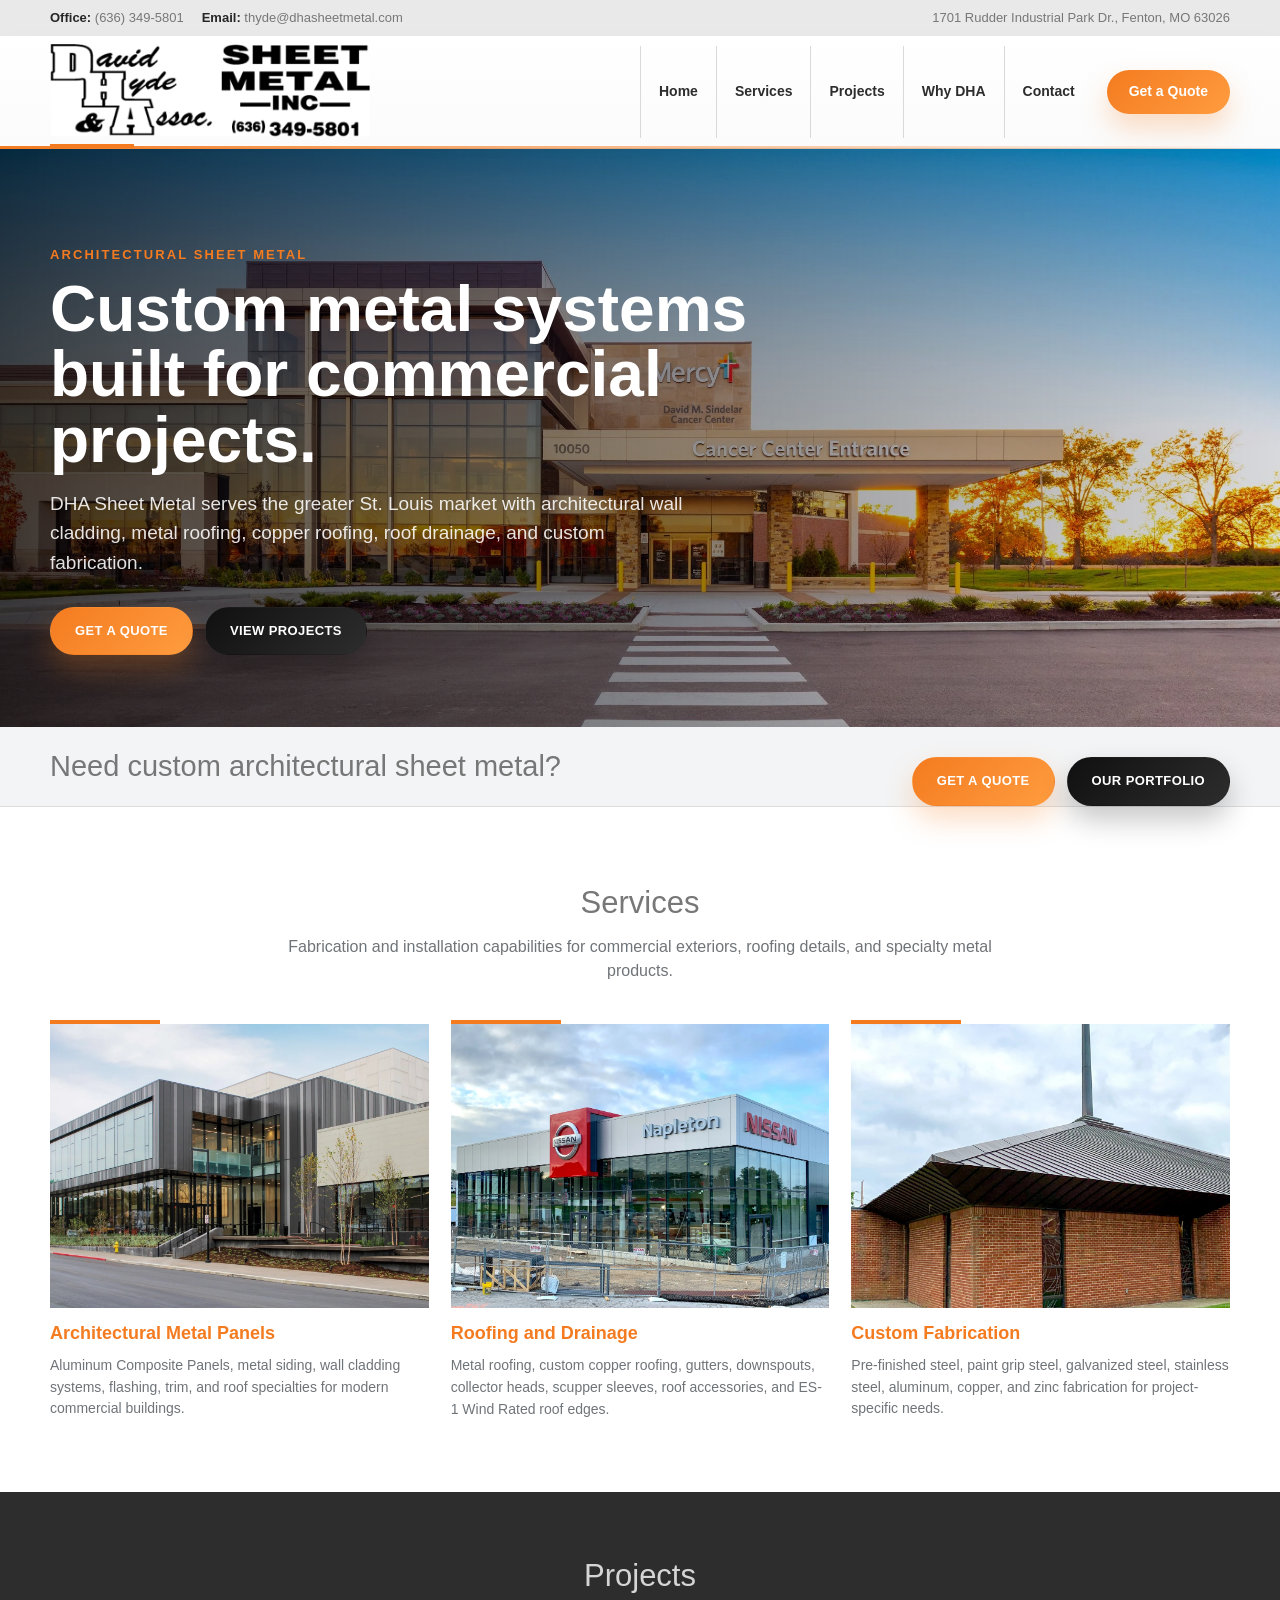
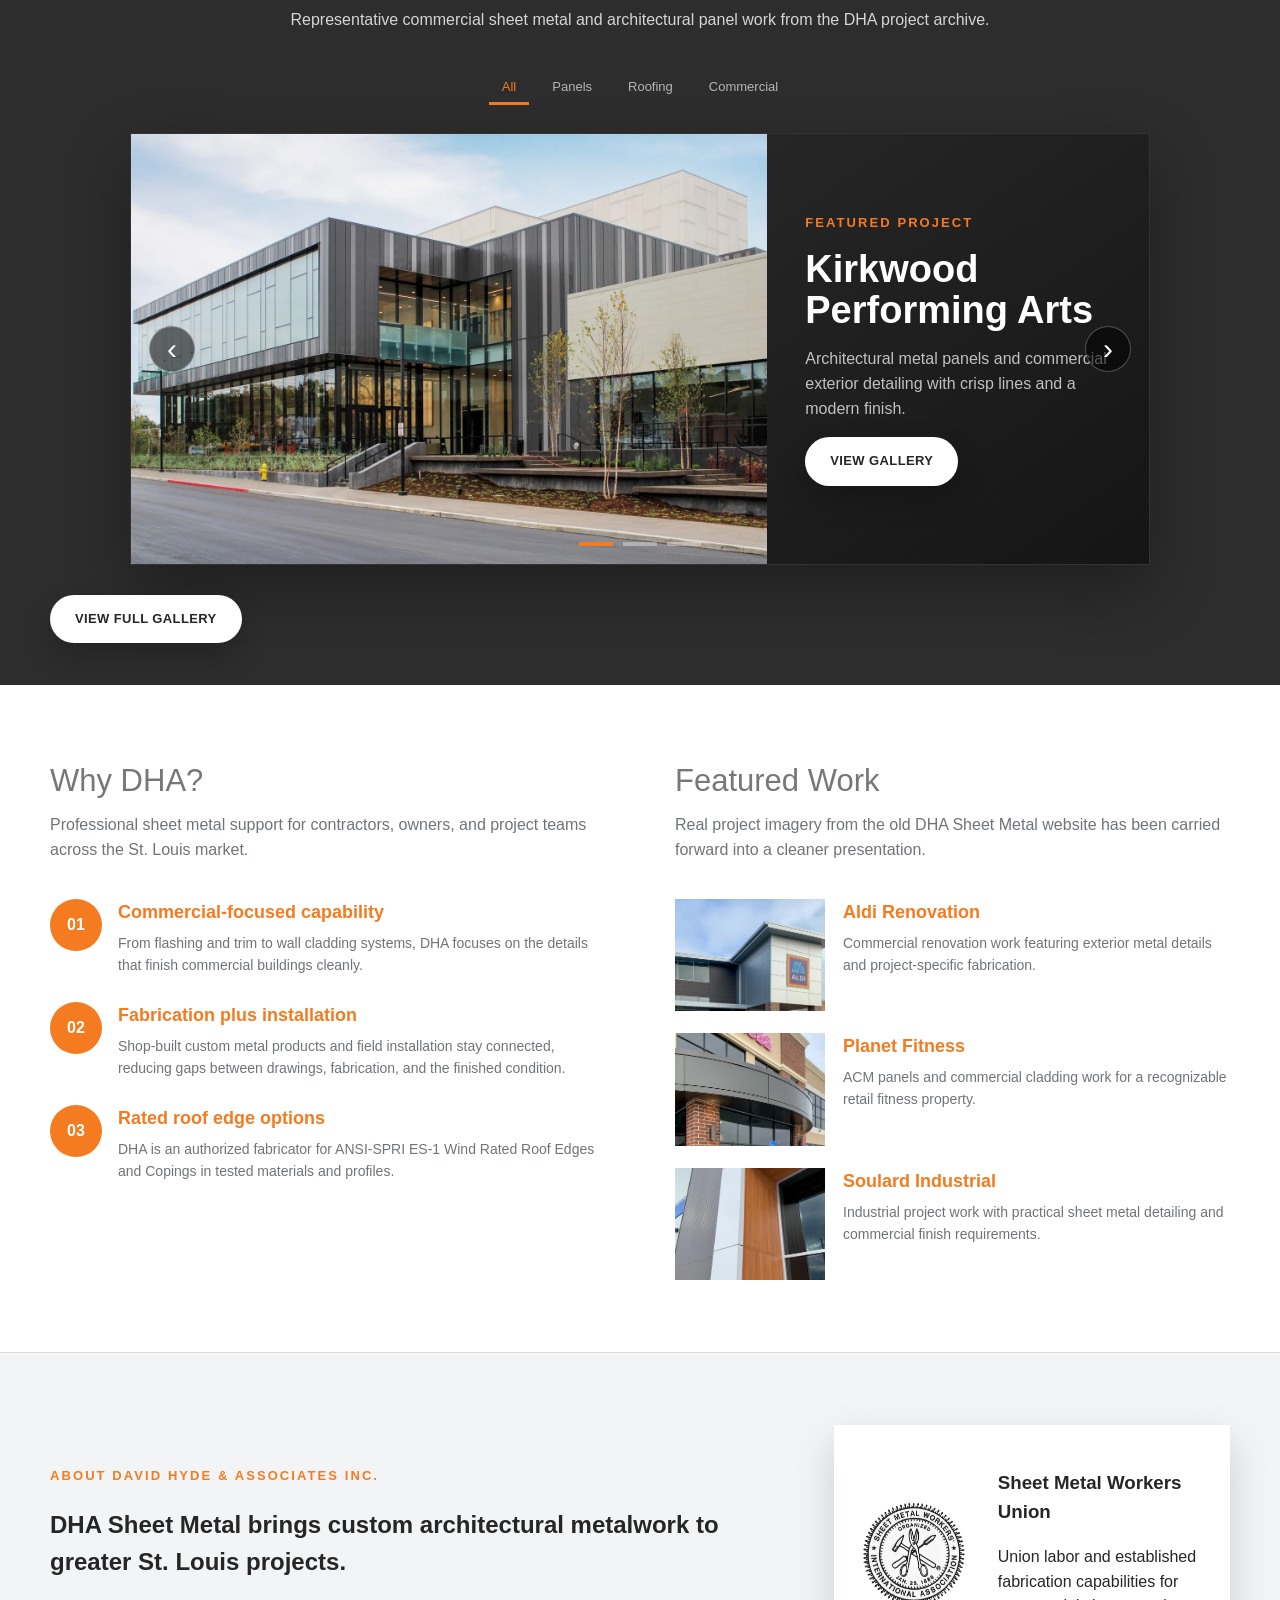
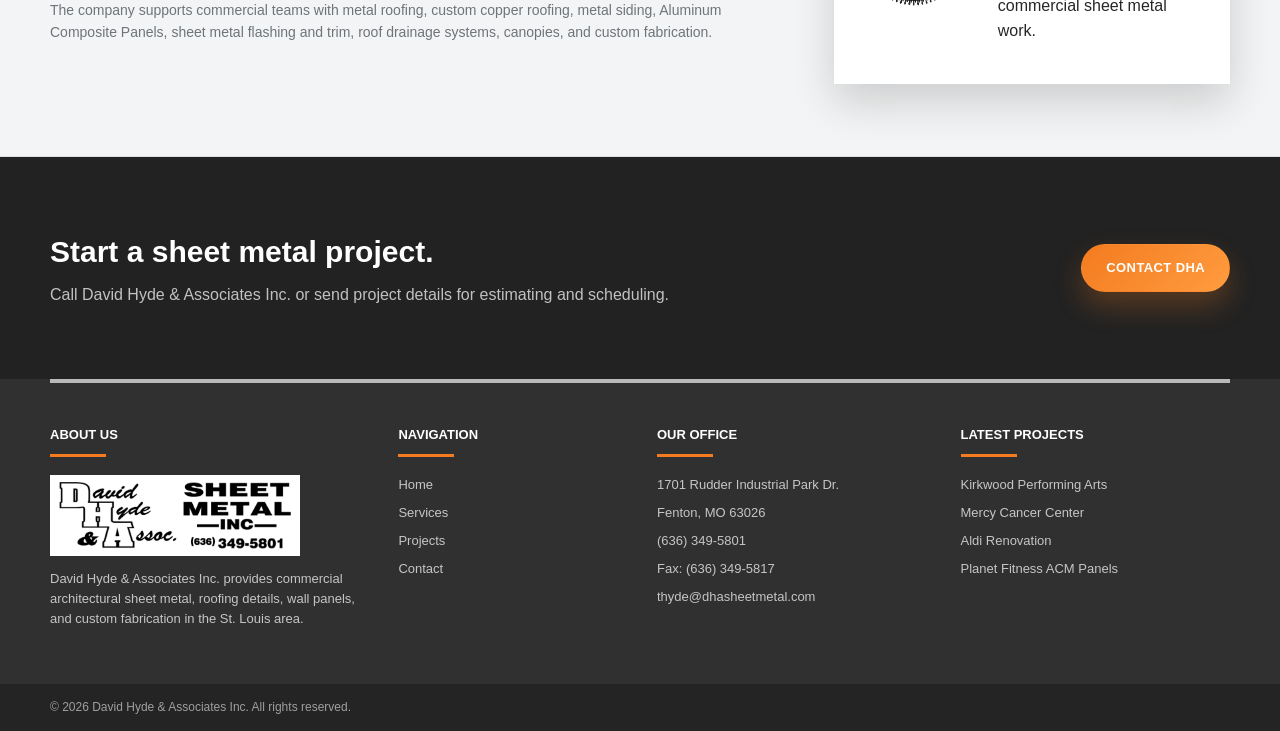
<file: index.html>
<!doctype html>
<html lang="en">
<head>
  <meta charset="utf-8">
  <meta name="viewport" content="width=device-width, initial-scale=1">
  <title>DHA Sheet Metal | Architectural Sheet Metal in St. Louis</title>
  <meta name="description" content="DHA Sheet Metal provides architectural sheet metal, metal roofing, aluminum composite panels, copper roofing, drainage products, and custom fabrication in the greater St. Louis area.">
  <link rel="icon" href="assets/images/dha-original-logo.png" type="image/png">
  <link rel="preload" as="image" href="assets/images/hero-mercy-cancer-center.webp">
  <link rel="stylesheet" href="assets/css/styles.css">
  <script type="application/ld+json">
    {
      "@context": "https://schema.org",
      "@type": "LocalBusiness",
      "name": "David Hyde & Associates Inc.",
      "alternateName": "DHA Sheet Metal",
      "telephone": "+16363495801",
      "email": "thyde@dhasheetmetal.com",
      "address": {
        "@type": "PostalAddress",
        "streetAddress": "1701 Rudder Industrial Park Dr.",
        "addressLocality": "Fenton",
        "addressRegion": "MO",
        "postalCode": "63026",
        "addressCountry": "US"
      },
      "areaServed": "Greater St. Louis",
      "url": "https://www.dhasheetmetal.com"
    }
  </script>
</head>
<body>
  <div class="topbar">
    <div class="topbar-inner">
      <div class="topbar-group">
        <span><strong>Office:</strong> <a href="tel:+16363495801">(636) 349-5801</a></span>
        <span><strong>Email:</strong> <a href="mailto:thyde@dhasheetmetal.com">thyde@dhasheetmetal.com</a></span>
      </div>
      <div class="topbar-group">
        <span>1701 Rudder Industrial Park Dr., Fenton, MO 63026</span>
      </div>
    </div>
  </div>

  <header class="site-header">
    <div class="header-inner">
      <a class="brand" href="index.html" aria-label="DHA Sheet Metal home">
        <img class="brand-logo" src="assets/images/dha-original-logo.png" alt="DHA Sheet Metal logo">
      </a>
      <nav class="nav" aria-label="Primary navigation">
        <a href="index.html">Home</a>
        <a href="#services">Services</a>
        <a href="gallery.html">Projects</a>
        <a href="#why-dha">Why DHA</a>
        <a href="contact.html">Contact</a>
        <a class="nav-cta" href="contact.html">Get a Quote</a>
      </nav>
    </div>
  </header>

  <main>
    <section class="hero">
      <div class="hero-content">
        <div class="eyebrow">Architectural Sheet Metal</div>
        <h1>Custom metal systems built for commercial projects.</h1>
        <p>DHA Sheet Metal serves the greater St. Louis market with architectural wall cladding, metal roofing, copper roofing, roof drainage, and custom fabrication.</p>
        <div class="hero-actions">
          <a class="button" href="contact.html">Get a Quote</a>
          <a class="button dark" href="gallery.html">View Projects</a>
        </div>
      </div>
    </section>

    <section class="quote-band" aria-label="Quote call to action">
      <div class="section-inner">
        <h2>Need custom architectural sheet metal?</h2>
        <div class="hero-actions">
          <a class="button" href="contact.html">Get a Quote</a>
          <a class="button dark" href="gallery.html">Our Portfolio</a>
        </div>
      </div>
    </section>

    <section class="section" id="services">
      <div class="section-inner">
        <div class="section-header">
          <h2>Services</h2>
          <p>Fabrication and installation capabilities for commercial exteriors, roofing details, and specialty metal products.</p>
        </div>
        <div class="service-grid">
          <article class="service-card">
            <img src="assets/images/service-architectural-panels.webp" alt="Architectural metal panels on a commercial building">
            <h3>Architectural Metal Panels</h3>
            <p>Aluminum Composite Panels, metal siding, wall cladding systems, flashing, trim, and roof specialties for modern commercial buildings.</p>
          </article>
          <article class="service-card">
            <img src="assets/images/service-roofing-drainage.webp" alt="Installed metal roofing and drainage work">
            <h3>Roofing and Drainage</h3>
            <p>Metal roofing, custom copper roofing, gutters, downspouts, collector heads, scupper sleeves, roof accessories, and ES-1 Wind Rated roof edges.</p>
          </article>
          <article class="service-card">
            <img src="assets/images/service-custom-fabrication.webp" alt="Custom fabricated sheet metal components">
            <h3>Custom Fabrication</h3>
            <p>Pre-finished steel, paint grip steel, galvanized steel, stainless steel, aluminum, copper, and zinc fabrication for project-specific needs.</p>
          </article>
        </div>
      </div>
    </section>

    <section class="project-band" id="projects">
      <div class="section-inner">
        <div class="section-header">
          <h2>Projects</h2>
          <p>Representative commercial sheet metal and architectural panel work from the DHA project archive.</p>
        </div>
        <div class="project-filters" aria-label="Project categories">
          <button class="filter-btn active" type="button" data-filter="all">All</button>
          <button class="filter-btn" type="button" data-filter="panels">Panels</button>
          <button class="filter-btn" type="button" data-filter="roofing">Roofing</button>
          <button class="filter-btn" type="button" data-filter="commercial">Commercial</button>
        </div>
        <div class="project-slider" aria-label="Featured project slideshow">
          <div class="project-viewport">
            <article class="project-slide active" data-slide="0">
              <img src="assets/images/project-kirkwood-performing-arts.webp" alt="Kirkwood Performing Arts architectural metal paneling">
              <div class="project-slide-copy">
                <span class="eyebrow">Featured Project</span>
                <h3>Kirkwood Performing Arts</h3>
                <p>Architectural metal panels and commercial exterior detailing with crisp lines and a modern finish.</p>
                <a class="button light" href="gallery.html">View Gallery</a>
              </div>
            </article>
            <article class="project-slide" data-slide="1">
              <img src="assets/images/project-mercy-cancer-center.webp" alt="Mercy Cancer Center commercial exterior metalwork">
              <div class="project-slide-copy">
                <span class="eyebrow">Healthcare Exterior</span>
                <h3>Mercy Cancer Center</h3>
                <p>Commercial exterior sheet metal work for a refined healthcare project entrance.</p>
                <a class="button light" href="gallery.html">View Gallery</a>
              </div>
            </article>
            <article class="project-slide" data-slide="2">
              <img src="assets/images/project-dha-metalwork.webp" alt="DHA Sheet Metal installed roofing and trim work">
              <div class="project-slide-copy">
                <span class="eyebrow">Custom Metalwork</span>
                <h3>DHA Metalwork</h3>
                <p>Roofing, flashing, trim, and custom fabrication details built for durable commercial finishes.</p>
                <a class="button light" href="gallery.html">View Gallery</a>
              </div>
            </article>
          </div>
          <button class="slide-control prev" type="button" aria-label="Previous project" data-slide-prev>‹</button>
          <button class="slide-control next" type="button" aria-label="Next project" data-slide-next>›</button>
          <div class="slide-dots" aria-label="Project slide selector">
            <button class="slide-dot active" type="button" aria-label="Show Kirkwood Performing Arts" data-slide-dot="0"></button>
            <button class="slide-dot" type="button" aria-label="Show Mercy Cancer Center" data-slide-dot="1"></button>
            <button class="slide-dot" type="button" aria-label="Show DHA Metalwork" data-slide-dot="2"></button>
          </div>
        </div>
        <div class="section-actions">
          <a class="button light" href="gallery.html">View Full Gallery</a>
        </div>
      </div>
    </section>

    <section class="section" id="why-dha">
      <div class="section-inner split">
        <div>
          <div class="section-header" style="text-align:left;margin-left:0">
            <h2>Why DHA?</h2>
            <p>Professional sheet metal support for contractors, owners, and project teams across the St. Louis market.</p>
          </div>
          <div class="feature-list">
            <article class="feature">
              <div class="feature-icon">01</div>
              <div>
                <h3>Commercial-focused capability</h3>
                <p>From flashing and trim to wall cladding systems, DHA focuses on the details that finish commercial buildings cleanly.</p>
              </div>
            </article>
            <article class="feature">
              <div class="feature-icon">02</div>
              <div>
                <h3>Fabrication plus installation</h3>
                <p>Shop-built custom metal products and field installation stay connected, reducing gaps between drawings, fabrication, and the finished condition.</p>
              </div>
            </article>
            <article class="feature">
              <div class="feature-icon">03</div>
              <div>
                <h3>Rated roof edge options</h3>
                <p>DHA is an authorized fabricator for ANSI-SPRI ES-1 Wind Rated Roof Edges and Copings in tested materials and profiles.</p>
              </div>
            </article>
          </div>
        </div>
        <div>
          <div class="section-header" style="text-align:left;margin-left:0">
            <h2>Featured Work</h2>
            <p>Real project imagery from the old DHA Sheet Metal website has been carried forward into a cleaner presentation.</p>
          </div>
          <div class="news-list">
            <article class="news-card">
              <img src="assets/images/project-aldi-renovation.webp" alt="Aldi Renovation exterior project">
              <div>
                <h3>Aldi Renovation</h3>
                <p>Commercial renovation work featuring exterior metal details and project-specific fabrication.</p>
              </div>
            </article>
            <article class="news-card">
              <img src="assets/images/project-planet-fitness.webp" alt="Planet Fitness ACM panels">
              <div>
                <h3>Planet Fitness</h3>
                <p>ACM panels and commercial cladding work for a recognizable retail fitness property.</p>
              </div>
            </article>
            <article class="news-card">
              <img src="assets/images/project-soulard-industrial.webp" alt="Soulard Industrial sheet metal project">
              <div>
                <h3>Soulard Industrial</h3>
                <p>Industrial project work with practical sheet metal detailing and commercial finish requirements.</p>
              </div>
            </article>
          </div>
        </div>
      </div>
    </section>

    <section class="section credibility">
      <div class="section-inner credibility-grid">
        <div class="about-block">
          <div class="eyebrow">About David Hyde & Associates Inc.</div>
          <h2>DHA Sheet Metal brings custom architectural metalwork to greater St. Louis projects.</h2>
          <p>The company supports commercial teams with metal roofing, custom copper roofing, metal siding, Aluminum Composite Panels, sheet metal flashing and trim, roof drainage systems, canopies, and custom fabrication.</p>
        </div>
        <div class="badge-panel">
          <img src="assets/images/union-badge.webp" alt="Sheet Metal Workers Union badge">
          <div>
            <h3>Sheet Metal Workers Union</h3>
            <p>Union labor and established fabrication capabilities for commercial sheet metal work.</p>
          </div>
        </div>
      </div>
    </section>

    <section class="section contact-band" id="contact">
      <div class="section-inner">
        <div>
          <h2>Start a sheet metal project.</h2>
          <p>Call David Hyde & Associates Inc. or send project details for estimating and scheduling.</p>
        </div>
        <a class="button" href="contact.html">Contact DHA</a>
      </div>
    </section>
  </main>

  <footer class="site-footer">
    <div class="footer-inner">
      <div class="footer-col">
        <h3>About Us</h3>
        <img class="footer-logo brand-logo" src="assets/images/dha-original-logo.png" alt="DHA Sheet Metal logo">
        <p>David Hyde & Associates Inc. provides commercial architectural sheet metal, roofing details, wall panels, and custom fabrication in the St. Louis area.</p>
      </div>
      <div class="footer-col">
        <h3>Navigation</h3>
        <ul>
          <li><a href="index.html">Home</a></li>
          <li><a href="#services">Services</a></li>
          <li><a href="gallery.html">Projects</a></li>
          <li><a href="contact.html">Contact</a></li>
        </ul>
      </div>
      <div class="footer-col">
        <h3>Our Office</h3>
        <ul>
          <li>1701 Rudder Industrial Park Dr.</li>
          <li>Fenton, MO 63026</li>
          <li><a href="tel:+16363495801">(636) 349-5801</a></li>
          <li>Fax: (636) 349-5817</li>
          <li><a href="mailto:thyde@dhasheetmetal.com">thyde@dhasheetmetal.com</a></li>
        </ul>
      </div>
      <div class="footer-col">
        <h3>Latest Projects</h3>
        <ul>
          <li>Kirkwood Performing Arts</li>
          <li>Mercy Cancer Center</li>
          <li>Aldi Renovation</li>
          <li>Planet Fitness ACM Panels</li>
        </ul>
      </div>
    </div>
    <div class="copyright">
      <div class="section-inner">© 2026 David Hyde & Associates Inc. All rights reserved.</div>
    </div>
  </footer>
  <script src="assets/js/main.js"></script>
</body>
</html>
</file>
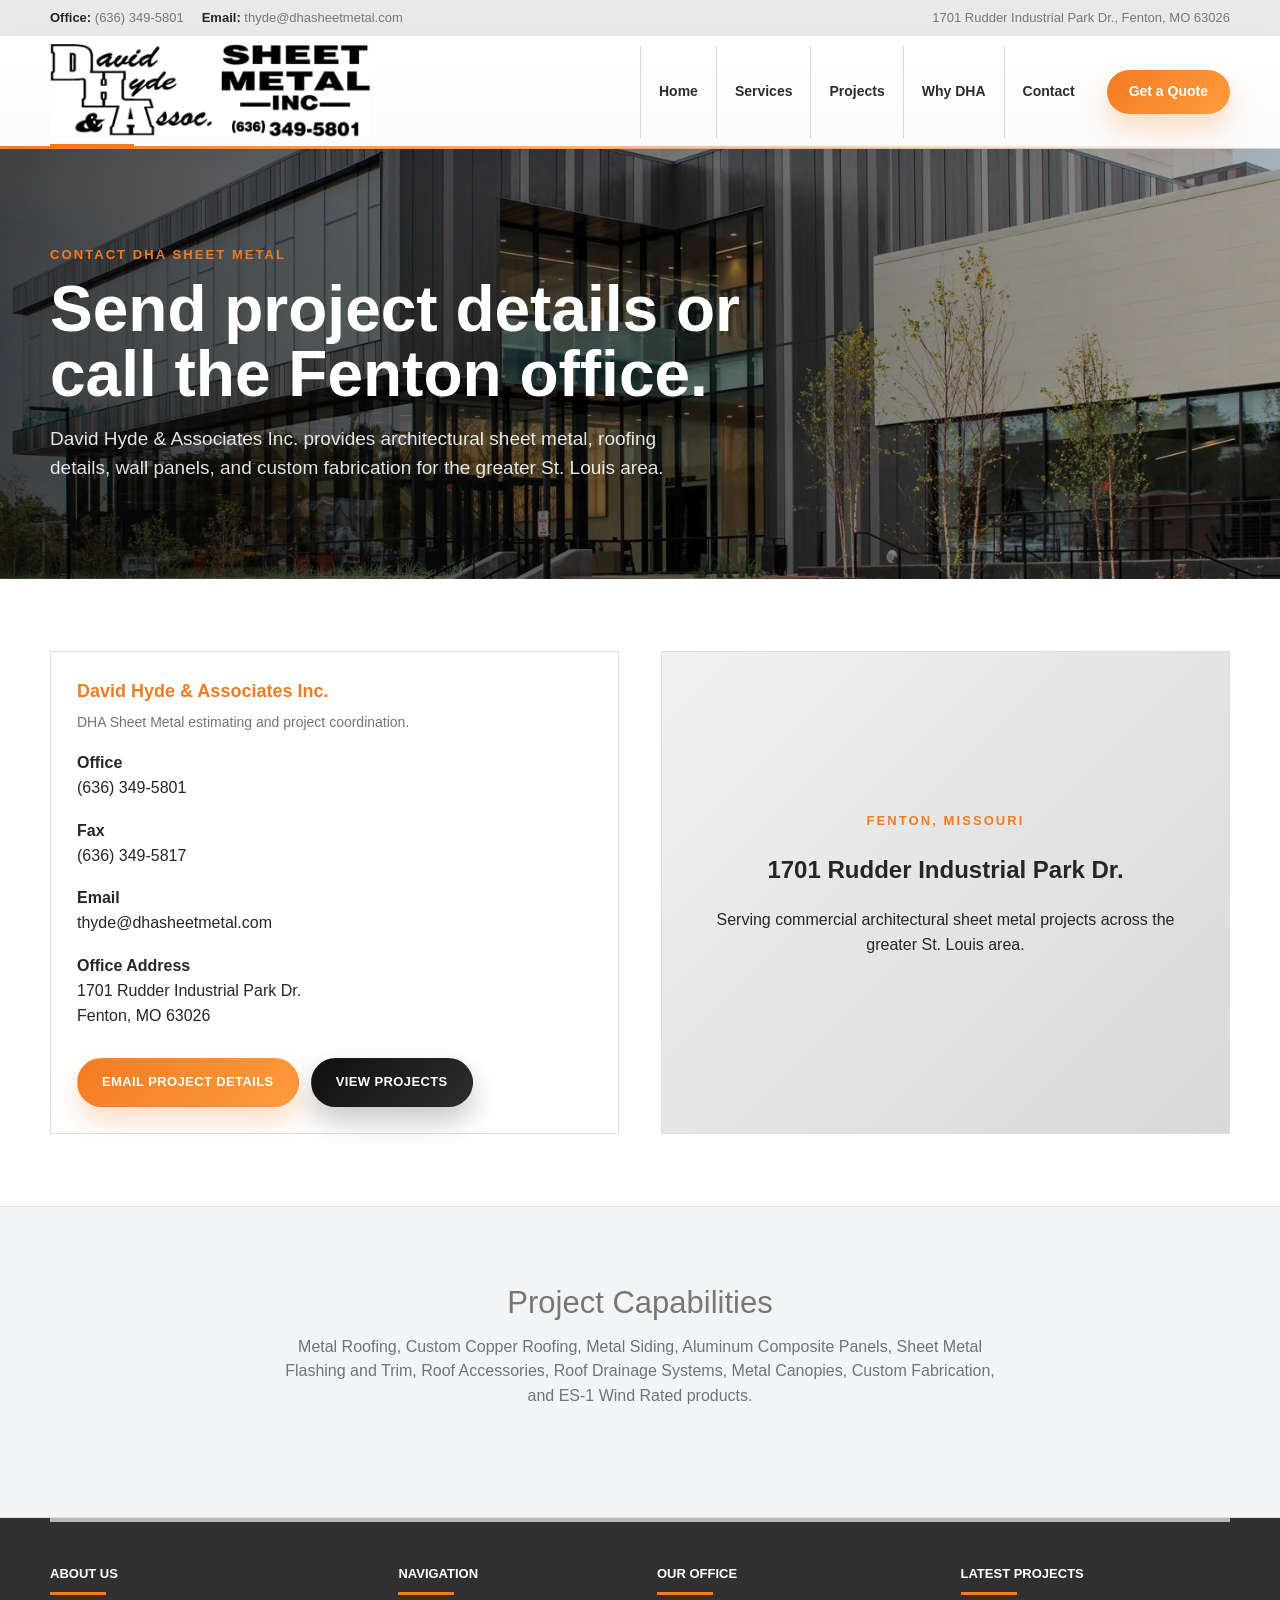
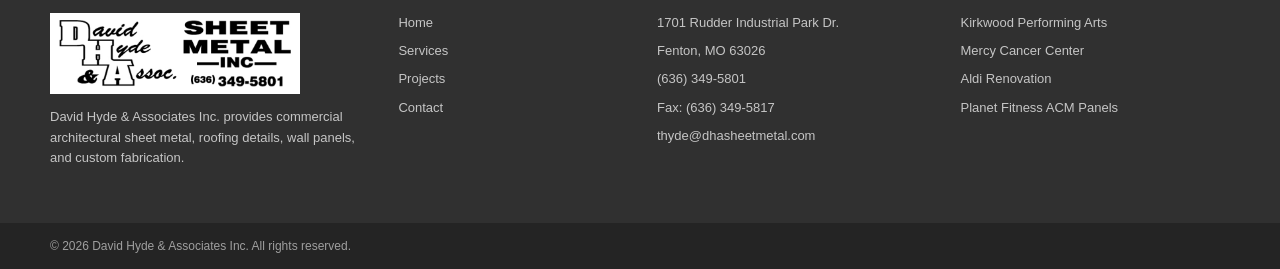
<file: contact.html>
<!doctype html>
<html lang="en">
<head>
  <meta charset="utf-8">
  <meta name="viewport" content="width=device-width, initial-scale=1">
  <title>Contact | DHA Sheet Metal</title>
  <meta name="description" content="Contact David Hyde & Associates Inc. for DHA Sheet Metal estimating, architectural sheet metal, roofing, and custom fabrication in Fenton, Missouri.">
  <link rel="icon" href="assets/images/dha-original-logo.png" type="image/png">
  <link rel="stylesheet" href="assets/css/styles.css">
</head>
<body>
  <div class="topbar">
    <div class="topbar-inner">
      <div class="topbar-group">
        <span><strong>Office:</strong> <a href="tel:+16363495801">(636) 349-5801</a></span>
        <span><strong>Email:</strong> <a href="mailto:thyde@dhasheetmetal.com">thyde@dhasheetmetal.com</a></span>
      </div>
      <div class="topbar-group">
        <span>1701 Rudder Industrial Park Dr., Fenton, MO 63026</span>
      </div>
    </div>
  </div>

  <header class="site-header">
    <div class="header-inner">
      <a class="brand" href="index.html" aria-label="DHA Sheet Metal home">
        <img class="brand-logo" src="assets/images/dha-original-logo.png" alt="DHA Sheet Metal logo">
      </a>
      <nav class="nav" aria-label="Primary navigation">
        <a href="index.html">Home</a>
        <a href="index.html#services">Services</a>
        <a href="gallery.html">Projects</a>
        <a href="index.html#why-dha">Why DHA</a>
        <a href="contact.html">Contact</a>
        <a class="nav-cta" href="contact.html">Get a Quote</a>
      </nav>
    </div>
  </header>

  <main>
    <section class="page-hero">
      <div class="section-inner">
        <div class="eyebrow">Contact DHA Sheet Metal</div>
        <h1>Send project details or call the Fenton office.</h1>
        <p>David Hyde & Associates Inc. provides architectural sheet metal, roofing details, wall panels, and custom fabrication for the greater St. Louis area.</p>
      </div>
    </section>

    <section class="section" id="contact">
      <div class="section-inner contact-layout">
        <div class="contact-card">
          <h3>David Hyde & Associates Inc.</h3>
          <p>DHA Sheet Metal estimating and project coordination.</p>
          <div class="contact-line">
            <strong>Office</strong><br>
            <a href="tel:+16363495801">(636) 349-5801</a>
          </div>
          <div class="contact-line">
            <strong>Fax</strong><br>
            (636) 349-5817
          </div>
          <div class="contact-line">
            <strong>Email</strong><br>
            <a href="mailto:thyde@dhasheetmetal.com">thyde@dhasheetmetal.com</a>
          </div>
          <div class="contact-line">
            <strong>Office Address</strong><br>
            1701 Rudder Industrial Park Dr.<br>
            Fenton, MO 63026
          </div>
          <div class="section-actions">
            <a class="button" href="mailto:thyde@dhasheetmetal.com?subject=DHA%20Sheet%20Metal%20Project%20Request">Email Project Details</a>
            <a class="button dark" href="gallery.html">View Projects</a>
          </div>
        </div>
        <div class="map-panel" aria-label="DHA Sheet Metal office location">
          <div>
            <div class="eyebrow">Fenton, Missouri</div>
            <h2>1701 Rudder Industrial Park Dr.</h2>
            <p>Serving commercial architectural sheet metal projects across the greater St. Louis area.</p>
          </div>
        </div>
      </div>
    </section>

    <section class="section credibility">
      <div class="section-inner">
        <div class="section-header">
          <h2>Project Capabilities</h2>
          <p>Metal Roofing, Custom Copper Roofing, Metal Siding, Aluminum Composite Panels, Sheet Metal Flashing and Trim, Roof Accessories, Roof Drainage Systems, Metal Canopies, Custom Fabrication, and ES-1 Wind Rated products.</p>
        </div>
      </div>
    </section>
  </main>

  <footer class="site-footer">
    <div class="footer-inner">
      <div class="footer-col">
        <h3>About Us</h3>
        <img class="footer-logo brand-logo" src="assets/images/dha-original-logo.png" alt="DHA Sheet Metal logo">
        <p>David Hyde & Associates Inc. provides commercial architectural sheet metal, roofing details, wall panels, and custom fabrication.</p>
      </div>
      <div class="footer-col">
        <h3>Navigation</h3>
        <ul>
          <li><a href="index.html">Home</a></li>
          <li><a href="index.html#services">Services</a></li>
          <li><a href="gallery.html">Projects</a></li>
          <li><a href="contact.html">Contact</a></li>
        </ul>
      </div>
      <div class="footer-col">
        <h3>Our Office</h3>
        <ul>
          <li>1701 Rudder Industrial Park Dr.</li>
          <li>Fenton, MO 63026</li>
          <li><a href="tel:+16363495801">(636) 349-5801</a></li>
          <li>Fax: (636) 349-5817</li>
          <li><a href="mailto:thyde@dhasheetmetal.com">thyde@dhasheetmetal.com</a></li>
        </ul>
      </div>
      <div class="footer-col">
        <h3>Latest Projects</h3>
        <ul>
          <li>Kirkwood Performing Arts</li>
          <li>Mercy Cancer Center</li>
          <li>Aldi Renovation</li>
          <li>Planet Fitness ACM Panels</li>
        </ul>
      </div>
    </div>
    <div class="copyright">
      <div class="section-inner">© 2026 David Hyde & Associates Inc. All rights reserved.</div>
    </div>
  </footer>
  <script src="assets/js/main.js"></script>
</body>
</html>
</file>
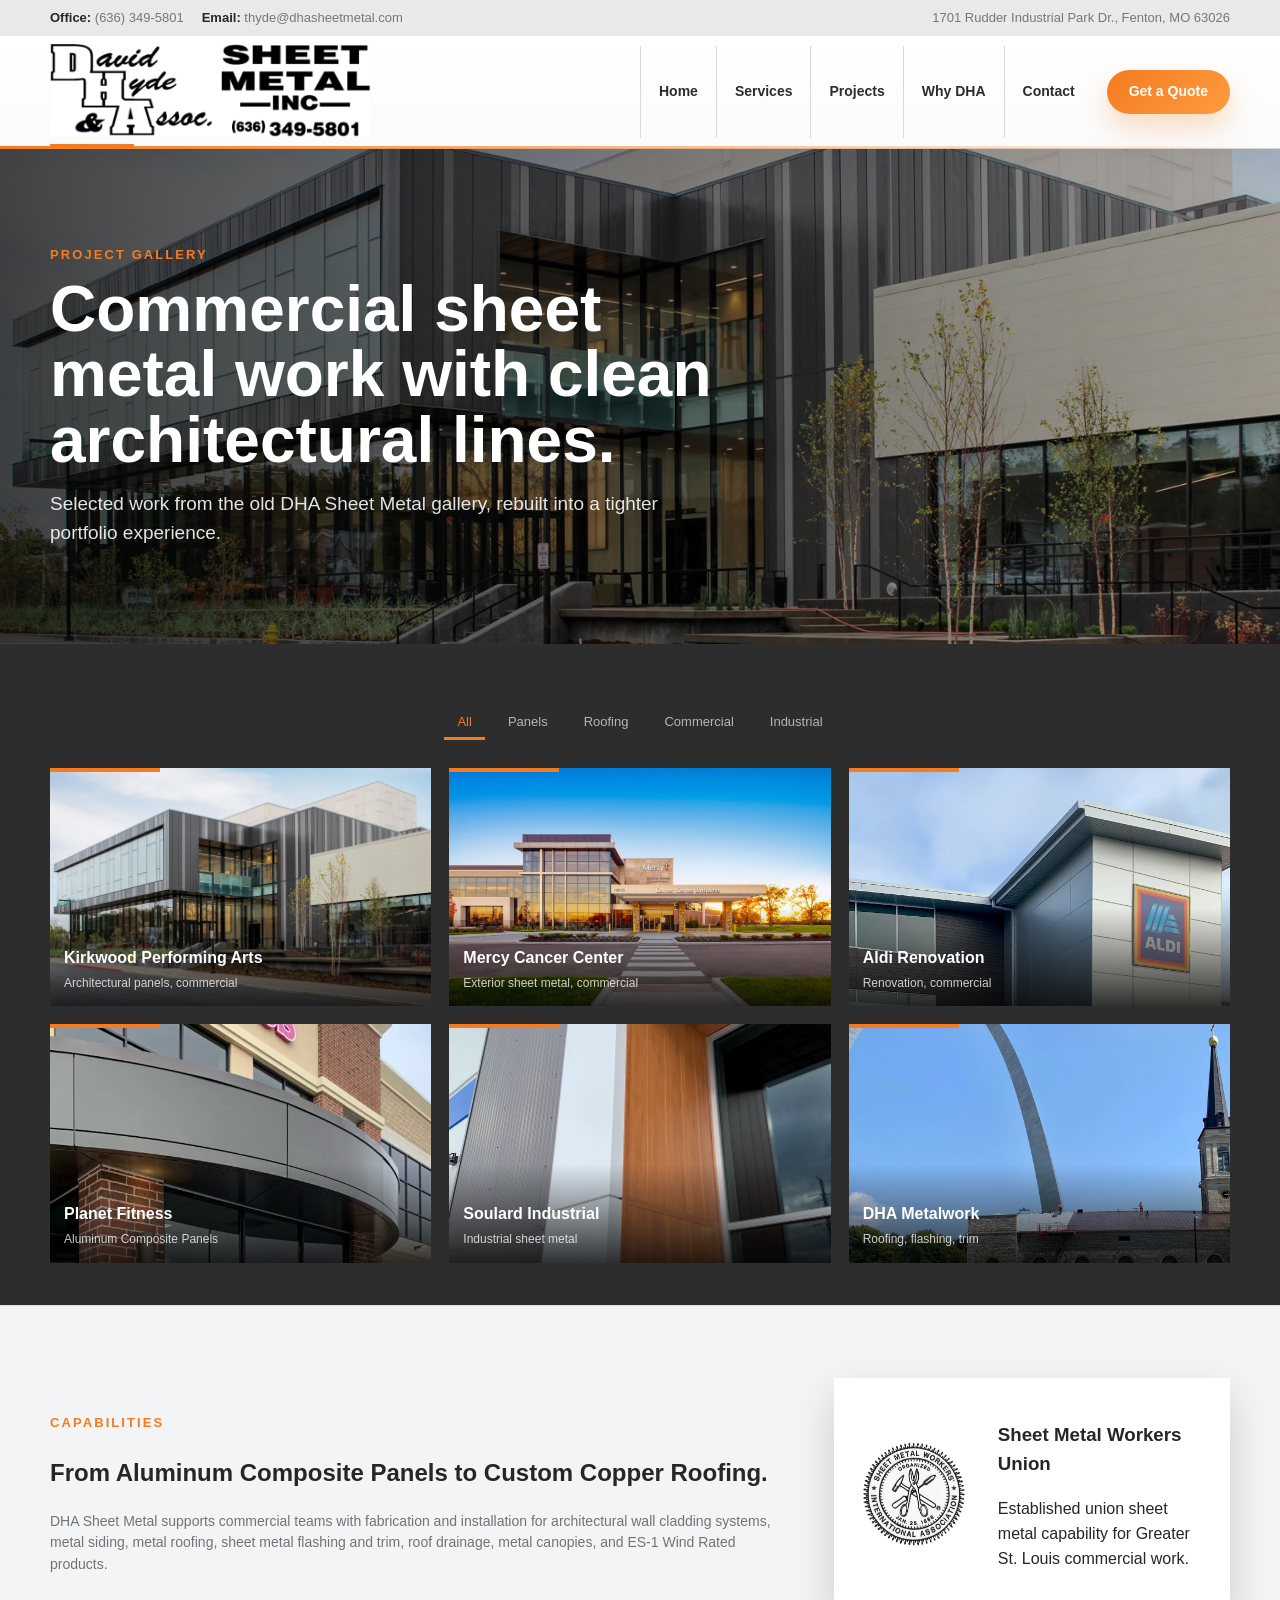
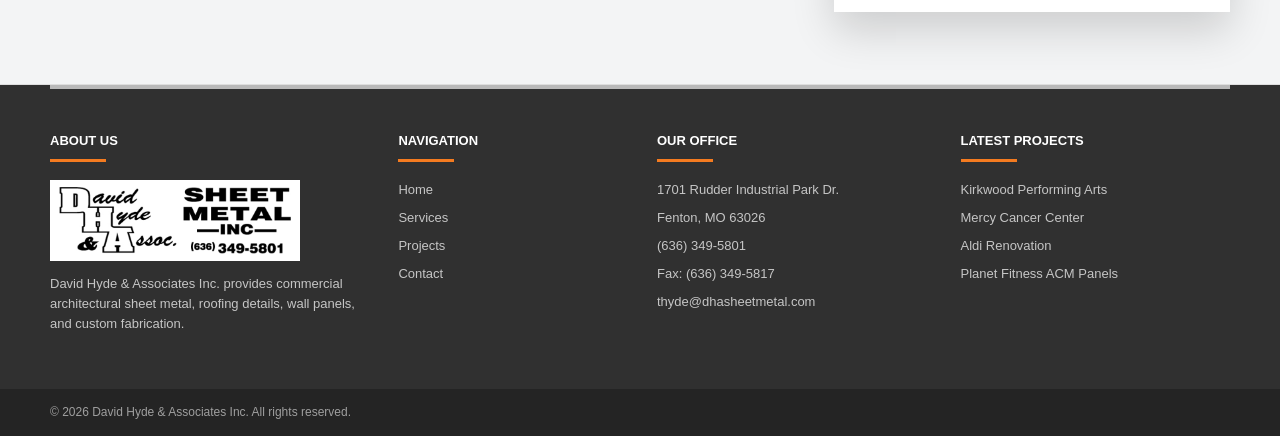
<file: gallery.html>
<!doctype html>
<html lang="en">
<head>
  <meta charset="utf-8">
  <meta name="viewport" content="width=device-width, initial-scale=1">
  <title>Project Gallery | DHA Sheet Metal</title>
  <meta name="description" content="View DHA Sheet Metal project imagery for architectural panels, roofing details, custom fabrication, and commercial sheet metal work.">
  <link rel="icon" href="assets/images/dha-original-logo.png" type="image/png">
  <link rel="stylesheet" href="assets/css/styles.css">
</head>
<body>
  <div class="topbar">
    <div class="topbar-inner">
      <div class="topbar-group">
        <span><strong>Office:</strong> <a href="tel:+16363495801">(636) 349-5801</a></span>
        <span><strong>Email:</strong> <a href="mailto:thyde@dhasheetmetal.com">thyde@dhasheetmetal.com</a></span>
      </div>
      <div class="topbar-group">
        <span>1701 Rudder Industrial Park Dr., Fenton, MO 63026</span>
      </div>
    </div>
  </div>

  <header class="site-header">
    <div class="header-inner">
      <a class="brand" href="index.html" aria-label="DHA Sheet Metal home">
        <img class="brand-logo" src="assets/images/dha-original-logo.png" alt="DHA Sheet Metal logo">
      </a>
      <nav class="nav" aria-label="Primary navigation">
        <a href="index.html">Home</a>
        <a href="index.html#services">Services</a>
        <a href="gallery.html">Projects</a>
        <a href="index.html#why-dha">Why DHA</a>
        <a href="contact.html">Contact</a>
        <a class="nav-cta" href="contact.html">Get a Quote</a>
      </nav>
    </div>
  </header>

  <main>
    <section class="page-hero">
      <div class="section-inner">
        <div class="eyebrow">Project Gallery</div>
        <h1>Commercial sheet metal work with clean architectural lines.</h1>
        <p>Selected work from the old DHA Sheet Metal gallery, rebuilt into a tighter portfolio experience.</p>
      </div>
    </section>

    <section class="project-band">
      <div class="section-inner">
        <div class="project-filters" aria-label="Project filters">
          <button class="filter-btn active" type="button" data-filter="all">All</button>
          <button class="filter-btn" type="button" data-filter="panels">Panels</button>
          <button class="filter-btn" type="button" data-filter="roofing">Roofing</button>
          <button class="filter-btn" type="button" data-filter="commercial">Commercial</button>
          <button class="filter-btn" type="button" data-filter="industrial">Industrial</button>
        </div>
        <div class="gallery-grid">
          <article class="project-card" data-category="panels commercial">
            <img src="assets/images/project-kirkwood-performing-arts.webp" alt="Kirkwood Performing Arts metal paneling">
            <div class="project-info">
              <h3>Kirkwood Performing Arts</h3>
              <p>Architectural panels, commercial</p>
            </div>
          </article>
          <article class="project-card" data-category="commercial panels">
            <img src="assets/images/project-mercy-cancer-center.webp" alt="Mercy Cancer Center exterior metalwork">
            <div class="project-info">
              <h3>Mercy Cancer Center</h3>
              <p>Exterior sheet metal, commercial</p>
            </div>
          </article>
          <article class="project-card" data-category="commercial panels">
            <img src="assets/images/project-aldi-renovation.webp" alt="Aldi Renovation commercial exterior">
            <div class="project-info">
              <h3>Aldi Renovation</h3>
              <p>Renovation, commercial</p>
            </div>
          </article>
          <article class="project-card" data-category="panels commercial">
            <img src="assets/images/project-planet-fitness.webp" alt="Planet Fitness ACM panels">
            <div class="project-info">
              <h3>Planet Fitness</h3>
              <p>Aluminum Composite Panels</p>
            </div>
          </article>
          <article class="project-card" data-category="industrial commercial">
            <img src="assets/images/project-soulard-industrial.webp" alt="Soulard Industrial project">
            <div class="project-info">
              <h3>Soulard Industrial</h3>
              <p>Industrial sheet metal</p>
            </div>
          </article>
          <article class="project-card" data-category="roofing commercial">
            <img src="assets/images/project-dha-metalwork.webp" alt="DHA Sheet Metal roofing and trim">
            <div class="project-info">
              <h3>DHA Metalwork</h3>
              <p>Roofing, flashing, trim</p>
            </div>
          </article>
        </div>
      </div>
    </section>

    <section class="section credibility">
      <div class="section-inner credibility-grid">
        <div class="about-block">
          <div class="eyebrow">Capabilities</div>
          <h2>From Aluminum Composite Panels to Custom Copper Roofing.</h2>
          <p>DHA Sheet Metal supports commercial teams with fabrication and installation for architectural wall cladding systems, metal siding, metal roofing, sheet metal flashing and trim, roof drainage, metal canopies, and ES-1 Wind Rated products.</p>
        </div>
        <div class="badge-panel">
          <img src="assets/images/union-badge.webp" alt="Sheet Metal Workers Union badge">
          <div>
            <h3>Sheet Metal Workers Union</h3>
            <p>Established union sheet metal capability for Greater St. Louis commercial work.</p>
          </div>
        </div>
      </div>
    </section>
  </main>

  <footer class="site-footer">
    <div class="footer-inner">
      <div class="footer-col">
        <h3>About Us</h3>
        <img class="footer-logo brand-logo" src="assets/images/dha-original-logo.png" alt="DHA Sheet Metal logo">
        <p>David Hyde & Associates Inc. provides commercial architectural sheet metal, roofing details, wall panels, and custom fabrication.</p>
      </div>
      <div class="footer-col">
        <h3>Navigation</h3>
        <ul>
          <li><a href="index.html">Home</a></li>
          <li><a href="index.html#services">Services</a></li>
          <li><a href="gallery.html">Projects</a></li>
          <li><a href="contact.html">Contact</a></li>
        </ul>
      </div>
      <div class="footer-col">
        <h3>Our Office</h3>
        <ul>
          <li>1701 Rudder Industrial Park Dr.</li>
          <li>Fenton, MO 63026</li>
          <li><a href="tel:+16363495801">(636) 349-5801</a></li>
          <li>Fax: (636) 349-5817</li>
          <li><a href="mailto:thyde@dhasheetmetal.com">thyde@dhasheetmetal.com</a></li>
        </ul>
      </div>
      <div class="footer-col">
        <h3>Latest Projects</h3>
        <ul>
          <li>Kirkwood Performing Arts</li>
          <li>Mercy Cancer Center</li>
          <li>Aldi Renovation</li>
          <li>Planet Fitness ACM Panels</li>
        </ul>
      </div>
    </div>
    <div class="copyright">
      <div class="section-inner">© 2026 David Hyde & Associates Inc. All rights reserved.</div>
    </div>
  </footer>
  <script src="assets/js/main.js"></script>
</body>
</html>
</file>
<file: assets/css/styles.css>
:root {
  --accent: #f47b20;
  --accent-dark: #c65d0d;
  --ink: #262626;
  --muted: #6f7479;
  --soft: #f3f4f5;
  --line: #dedede;
  --charcoal: #2d2d2d;
  --charcoal-deep: #222;
  --white: #fff;
  --max: 1180px;
  --shadow: 0 18px 40px rgba(0, 0, 0, 0.16);
  --button-shadow: 0 14px 28px rgba(244, 123, 32, 0.26);
}

* {
  box-sizing: border-box;
}

html {
  scroll-behavior: smooth;
}

body {
  margin: 0;
  color: var(--ink);
  background: var(--white);
  font-family: Arial, Helvetica, sans-serif;
  line-height: 1.55;
  overflow-x: hidden;
}

img {
  display: block;
  max-width: 100%;
}

a {
  color: inherit;
  text-decoration: none;
}

.topbar {
  background: #e9e9e9;
  color: #777;
  font-size: 13px;
}

.topbar-inner,
.header-inner,
.section-inner,
.footer-inner {
  width: min(var(--max), calc(100% - 48px));
  margin: 0 auto;
}

.topbar-inner {
  display: flex;
  justify-content: space-between;
  gap: 24px;
  padding: 8px 0;
}

.topbar-group {
  display: flex;
  align-items: center;
  gap: 18px;
  flex-wrap: wrap;
}

.topbar strong,
.contact-line strong {
  color: var(--ink);
}

.site-header {
  background: linear-gradient(180deg, var(--white), #fbfbfb);
  border-bottom: 1px solid #d7d7d7;
  box-shadow: 0 10px 24px rgba(0, 0, 0, 0.04);
  position: relative;
  z-index: 20;
}

.site-header::after {
  content: "";
  position: absolute;
  right: 0;
  bottom: -1px;
  left: 0;
  height: 3px;
  background: linear-gradient(90deg, var(--accent), rgba(244, 123, 32, 0));
}

.header-inner {
  min-height: 94px;
  display: flex;
  align-items: center;
  justify-content: space-between;
  gap: 28px;
}

.brand {
  display: flex;
  align-items: center;
  position: relative;
  padding: 8px 0 11px;
  min-width: 360px;
}

.brand::after {
  content: "";
  position: absolute;
  left: 0;
  bottom: 0;
  width: 84px;
  height: 4px;
  background: var(--accent);
}

.brand-logo {
  width: 320px;
  height: auto;
  background: transparent;
}

.nav {
  display: flex;
  align-items: stretch;
  justify-content: flex-end;
  gap: 0;
}

.nav a {
  display: flex;
  align-items: center;
  padding: 35px 18px;
  border-left: 1px solid #d9d9d9;
  font-size: 14px;
  color: var(--charcoal);
  font-weight: 700;
  transition: color 160ms ease, background-color 160ms ease;
}

.nav a:hover,
.nav a:focus-visible {
  color: var(--accent);
  background: rgba(244, 123, 32, 0.06);
}

.nav .nav-cta {
  color: var(--white);
  background: linear-gradient(135deg, var(--accent), #ff9c3f);
  border-left: 0;
  min-height: 44px;
  margin-left: 14px;
  padding: 0 22px;
  align-self: center;
  border-radius: 999px;
  box-shadow: var(--button-shadow);
  font-weight: 700;
}

.hero {
  min-height: 540px;
  position: relative;
  display: grid;
  align-items: end;
  background-image: linear-gradient(90deg, rgba(0, 0, 0, 0.72), rgba(0, 0, 0, 0.12)), url("../images/hero-mercy-cancer-center.webp");
  background-position: center;
  background-size: cover;
}

.hero-content {
  width: min(var(--max), calc(100% - 48px));
  margin: 0 auto;
  padding: 96px 0 72px;
  color: var(--white);
}

.eyebrow {
  color: var(--accent);
  font-size: 13px;
  font-weight: 700;
  letter-spacing: 0.16em;
  text-transform: uppercase;
}

.hero h1,
.page-hero h1 {
  max-width: 720px;
  margin: 12px 0 16px;
  font-size: clamp(38px, 5vw, 64px);
  line-height: 1.02;
  font-weight: 700;
}

.hero p,
.page-hero p {
  max-width: 650px;
  margin: 0;
  color: rgba(255, 255, 255, 0.88);
  font-size: 19px;
}

.hero-actions,
.section-actions {
  display: flex;
  flex-wrap: wrap;
  gap: 12px;
  margin-top: 30px;
}

.button {
  position: relative;
  isolation: isolate;
  overflow: hidden;
  display: inline-flex;
  align-items: center;
  justify-content: center;
  min-height: 48px;
  padding: 13px 24px;
  border: 1px solid transparent;
  border-radius: 999px;
  background: linear-gradient(135deg, var(--accent), #ff9c3f);
  color: var(--white);
  font-size: 13px;
  font-weight: 700;
  text-transform: uppercase;
  letter-spacing: 0.03em;
  box-shadow: var(--button-shadow);
  transition: transform 0.18s ease, box-shadow 0.18s ease, border-color 0.18s ease;
}

.button::after {
  content: "";
  position: absolute;
  inset: 0;
  z-index: -1;
  background: linear-gradient(120deg, transparent 0%, rgba(255, 255, 255, 0.34) 45%, transparent 70%);
  transform: translateX(-120%);
  transition: transform 0.45s ease;
}

.button:hover,
.button:focus-visible {
  background: linear-gradient(135deg, var(--accent-dark), var(--accent));
  box-shadow: 0 18px 36px rgba(244, 123, 32, 0.34);
  transform: translateY(-2px);
}

.button:hover::after,
.button:focus-visible::after {
  transform: translateX(120%);
}

.button.dark {
  background: linear-gradient(135deg, #101010, var(--charcoal));
  box-shadow: 0 14px 28px rgba(0, 0, 0, 0.22);
}

.button.dark:hover,
.button.dark:focus-visible {
  background: linear-gradient(135deg, #000, #343434);
}

.button.light {
  background: var(--white);
  color: var(--ink);
  border-color: rgba(255, 255, 255, 0.5);
  box-shadow: 0 14px 30px rgba(0, 0, 0, 0.2);
}

.button.light:hover,
.button.light:focus-visible {
  background: #f7f7f7;
  color: var(--accent-dark);
}

.quote-band {
  background: var(--soft);
  border-bottom: 1px solid var(--line);
}

.quote-band .section-inner {
  min-height: 76px;
  display: flex;
  align-items: center;
  justify-content: space-between;
  gap: 22px;
}

.quote-band h2 {
  margin: 0;
  color: #777;
  font-size: clamp(21px, 3vw, 29px);
  font-weight: 400;
}

.section {
  padding: 72px 0;
}

.section-header {
  max-width: 720px;
  margin: 0 auto 36px;
  text-align: center;
}

.section-header h2 {
  margin: 0 0 8px;
  color: #777;
  font-size: 31px;
  font-weight: 400;
}

.section-header p {
  margin: 0;
  color: var(--muted);
}

.service-grid {
  display: grid;
  grid-template-columns: repeat(3, 1fr);
  gap: 22px;
}

.service-card {
  min-width: 0;
}

.service-card img {
  width: 100%;
  aspect-ratio: 4 / 3;
  object-fit: cover;
}

.service-card::before,
.project-card::before,
.footer-col h3::after {
  content: "";
  display: block;
  width: 110px;
  height: 4px;
  background: var(--accent);
}

.service-card h3 {
  margin: 12px 0 7px;
  color: var(--accent);
  font-size: 18px;
}

.service-card p {
  margin: 0;
  color: var(--muted);
  font-size: 14px;
}

.project-band {
  background: var(--charcoal);
  color: var(--white);
  padding: 60px 0 42px;
}

.project-band .section-header h2,
.project-band .section-header p {
  color: rgba(255, 255, 255, 0.8);
}

.project-filters {
  display: flex;
  justify-content: center;
  flex-wrap: wrap;
  gap: 10px;
  margin-bottom: 28px;
}

.filter-btn {
  border: 0;
  background: transparent;
  color: rgba(255, 255, 255, 0.65);
  padding: 8px 13px;
  cursor: pointer;
  font: inherit;
  font-size: 13px;
}

.filter-btn.active,
.filter-btn:hover,
.filter-btn:focus-visible {
  color: var(--accent);
  box-shadow: inset 0 -3px 0 var(--accent);
}

.project-strip,
.gallery-grid {
  display: grid;
  grid-template-columns: repeat(3, 1fr);
  gap: 18px;
}

.project-slider {
  position: relative;
  margin: 0 auto;
  max-width: 1020px;
  overflow: hidden;
  border: 1px solid rgba(255, 255, 255, 0.12);
  background: #171717;
  box-shadow: 0 24px 60px rgba(0, 0, 0, 0.32);
}

.project-viewport {
  position: relative;
  min-height: 430px;
}

.project-slide {
  position: absolute;
  inset: 0;
  display: grid;
  grid-template-columns: 1.25fr 0.75fr;
  opacity: 0;
  pointer-events: none;
  transform: translateX(18px);
  transition: opacity 0.32s ease, transform 0.32s ease;
}

.project-slide.active {
  opacity: 1;
  pointer-events: auto;
  transform: translateX(0);
}

.project-slide img {
  width: 100%;
  height: 430px;
  object-fit: cover;
}

.project-slide-copy {
  display: flex;
  flex-direction: column;
  justify-content: center;
  align-items: flex-start;
  gap: 16px;
  padding: 38px;
  background: linear-gradient(145deg, #262626, #151515);
}

.project-slide-copy h3 {
  margin: 0;
  color: var(--white);
  font-size: clamp(27px, 3vw, 38px);
  line-height: 1.08;
}

.project-slide-copy p {
  margin: 0;
  color: rgba(255, 255, 255, 0.72);
  font-size: 16px;
}

.slide-control {
  position: absolute;
  top: 50%;
  z-index: 4;
  width: 46px;
  height: 46px;
  display: grid;
  place-items: center;
  border: 1px solid rgba(255, 255, 255, 0.28);
  border-radius: 50%;
  background: rgba(0, 0, 0, 0.54);
  color: var(--white);
  cursor: pointer;
  font-size: 30px;
  line-height: 1;
  transform: translateY(-50%);
  transition: background 0.18s ease, border-color 0.18s ease;
}

.slide-control:hover,
.slide-control:focus-visible {
  background: var(--accent);
  border-color: var(--accent);
}

.slide-control.prev {
  left: 18px;
}

.slide-control.next {
  right: 18px;
}

.slide-dots {
  position: absolute;
  left: 50%;
  bottom: 18px;
  z-index: 4;
  display: flex;
  gap: 10px;
  transform: translateX(-50%);
}

.slide-dot {
  width: 34px;
  height: 4px;
  padding: 0;
  border: 0;
  background: rgba(255, 255, 255, 0.34);
  cursor: pointer;
}

.slide-dot.active,
.slide-dot:hover,
.slide-dot:focus-visible {
  background: var(--accent);
}

.project-card {
  position: relative;
  overflow: hidden;
  background: #111;
}

.project-card img {
  width: 100%;
  aspect-ratio: 16 / 10;
  object-fit: cover;
  transition: transform 0.25s ease;
}

.project-card:hover img {
  transform: scale(1.04);
}

.project-card::before {
  position: absolute;
  top: 0;
  left: 0;
  z-index: 2;
}

.project-info {
  position: absolute;
  inset: auto 0 0;
  padding: 38px 14px 14px;
  background: linear-gradient(transparent, rgba(0, 0, 0, 0.78));
  color: var(--white);
}

.project-info h3 {
  margin: 0;
  font-size: 16px;
}

.project-info p {
  margin: 3px 0 0;
  color: rgba(255, 255, 255, 0.78);
  font-size: 12px;
}

.split {
  display: grid;
  grid-template-columns: 1fr 1fr;
  gap: 70px;
}

.feature-list {
  display: grid;
  gap: 26px;
}

.feature {
  display: grid;
  grid-template-columns: 52px 1fr;
  gap: 16px;
}

.feature-icon {
  width: 52px;
  height: 52px;
  display: grid;
  place-items: center;
  border-radius: 50%;
  background: var(--accent);
  color: var(--white);
  font-weight: 700;
}

.feature h3,
.news-card h3,
.contact-card h3 {
  margin: 0 0 6px;
  color: var(--accent);
  font-size: 18px;
}

.feature p,
.news-card p,
.contact-card p,
.about-block p {
  margin: 0;
  color: var(--muted);
  font-size: 14px;
}

.news-list {
  display: grid;
  gap: 22px;
}

.news-card {
  display: grid;
  grid-template-columns: 150px 1fr;
  gap: 18px;
}

.news-card img {
  width: 100%;
  aspect-ratio: 4 / 3;
  object-fit: cover;
}

.credibility {
  background: var(--soft);
  border-top: 1px solid var(--line);
  border-bottom: 1px solid var(--line);
}

.credibility-grid {
  display: grid;
  grid-template-columns: 1.3fr 0.7fr;
  gap: 48px;
  align-items: center;
}

.badge-panel {
  display: grid;
  grid-template-columns: 120px 1fr;
  gap: 20px;
  align-items: center;
  padding: 24px;
  background: var(--white);
  box-shadow: var(--shadow);
}

.badge-panel img {
  width: 110px;
}

.contact-band {
  background: var(--charcoal-deep);
  color: var(--white);
}

.contact-band .section-inner {
  display: flex;
  justify-content: space-between;
  gap: 28px;
  align-items: center;
}

.contact-band h2 {
  margin: 0 0 7px;
  font-size: 30px;
}

.contact-band p {
  margin: 0;
  color: rgba(255, 255, 255, 0.72);
}

.site-footer {
  background: #303030;
  color: rgba(255, 255, 255, 0.72);
  font-size: 13px;
}

.footer-inner {
  display: grid;
  grid-template-columns: 1.4fr 1fr 1.2fr 1.2fr;
  gap: 34px;
  padding: 42px 0;
  border-top: 4px solid #b9b9b9;
}

.footer-col h3 {
  margin: 0 0 18px;
  color: var(--white);
  font-size: 13px;
  text-transform: uppercase;
}

.footer-col h3::after {
  margin-top: 8px;
  width: 56px;
  height: 3px;
}

.footer-logo {
  width: 250px;
  margin-bottom: 12px;
  background: var(--white);
  padding: 6px 8px;
  border: 1px solid rgba(255, 255, 255, 0.18);
  box-shadow: none;
}

.footer-col ul {
  list-style: none;
  margin: 0;
  padding: 0;
}

.footer-col li + li {
  margin-top: 8px;
}

.copyright {
  background: #242424;
  color: rgba(255, 255, 255, 0.56);
  padding: 14px 0;
  font-size: 12px;
}

.page-hero {
  background: linear-gradient(90deg, rgba(0, 0, 0, 0.72), rgba(0, 0, 0, 0.2)), url("../images/project-kirkwood-performing-arts.webp");
  background-position: center;
  background-size: cover;
  color: var(--white);
}

.page-hero .section-inner {
  padding: 96px 0;
}

.gallery-grid {
  grid-template-columns: repeat(3, 1fr);
}

.project-card.is-hidden {
  display: none;
}

.contact-layout {
  display: grid;
  grid-template-columns: 1fr 1fr;
  gap: 42px;
}

.contact-card {
  padding: 26px;
  border: 1px solid var(--line);
  background: var(--white);
}

.contact-line {
  margin-top: 18px;
}

.map-panel {
  min-height: 360px;
  display: grid;
  place-items: center;
  padding: 32px;
  background: linear-gradient(135deg, #f1f1f1, #d8d8d8);
  border: 1px solid var(--line);
  text-align: center;
}

@media (max-width: 920px) {
  .topbar-inner,
  .quote-band .section-inner,
  .contact-band .section-inner {
    align-items: flex-start;
    flex-direction: column;
  }

  .header-inner {
    align-items: flex-start;
    flex-direction: column;
    padding: 18px 0;
  }

  .hero-content {
    width: min(100% - 48px, 300px);
  }

  .nav {
    display: grid;
    grid-template-columns: repeat(2, minmax(0, 1fr));
    width: 100%;
    gap: 8px;
  }

  .nav a {
    justify-content: center;
    min-width: 0;
    padding: 12px 14px;
    border: 1px solid var(--line);
    text-align: center;
  }

  .nav .nav-cta {
    grid-column: 1 / -1;
    margin-left: 0;
    width: 100%;
    justify-content: center;
  }

  .service-grid,
  .project-strip,
  .project-slide,
  .gallery-grid,
  .split,
  .credibility-grid,
  .contact-layout,
  .footer-inner {
    grid-template-columns: 1fr;
  }

  .news-card,
  .badge-panel {
    grid-template-columns: 1fr;
  }

  .project-viewport {
    min-height: 690px;
  }

  .project-slide {
    position: absolute;
  }

  .project-slide img {
    height: 330px;
  }

  .project-slide-copy {
    min-height: 360px;
    padding: 34px 28px 70px;
  }
}

@media (max-width: 560px) {
  .topbar-inner,
  .header-inner,
  .section-inner,
  .footer-inner,
  .hero-content {
    width: min(100% - 30px, var(--max));
    max-width: calc(100vw - 30px);
  }

  .hero-content {
    width: min(100% - 30px, 300px);
  }

  .hero {
    min-height: 500px;
  }

  .section {
    padding: 54px 0;
  }

  .brand {
    min-width: 0;
  }

  .brand-logo {
    width: min(100%, 290px);
  }

  .nav {
    display: grid;
    grid-template-columns: minmax(0, 1fr);
    max-width: 100%;
  }

  .nav a {
    justify-content: center;
    min-width: 0;
    padding: 9px 10px;
    text-align: center;
  }

  .nav .nav-cta {
    width: 100%;
    justify-self: stretch;
    padding: 0 24px;
  }

  .hero h1,
  .page-hero h1 {
    font-size: 31px;
    line-height: 1.08;
  }

  .hero p,
  .page-hero p {
    font-size: 16px;
  }

  .project-viewport {
    min-height: 640px;
  }

  .slide-control {
    top: 305px;
    width: 40px;
    height: 40px;
  }
}
</file>
